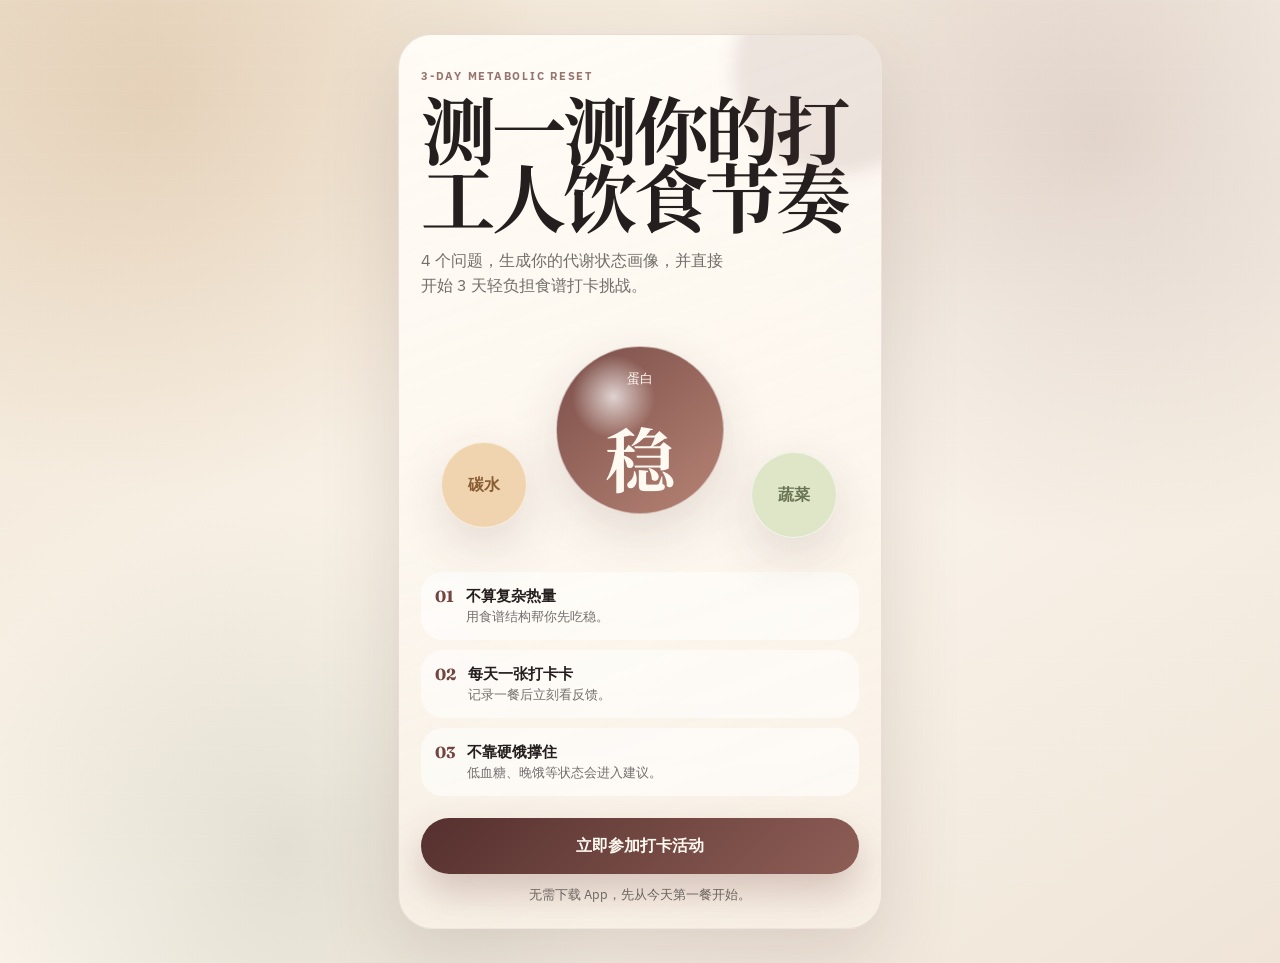
<file: index.html>
<!DOCTYPE html>
<html lang="zh-CN">
  <head>
    <meta charset="UTF-8" />
    <meta name="viewport" content="width=device-width, initial-scale=1.0" />
    <meta
      name="description"
      content="做一个 4 题代谢状态小测试，立即开始 3 天轻负担食谱打卡挑战。"
    />
    <title>3 天轻负担食谱打卡挑战</title>
    <link rel="preconnect" href="https://fonts.googleapis.com" />
    <link rel="preconnect" href="https://fonts.gstatic.com" crossorigin />
    <link
      href="https://fonts.googleapis.com/css2?family=Fraunces:opsz,wght@9..144,500;9..144,600;9..144,700&family=IBM+Plex+Sans:wght@400;500;600;700&family=Noto+Serif+SC:wght@500;600;700&display=swap"
      rel="stylesheet"
    />
    <link rel="stylesheet" href="./styles.css" />
  </head>
  <body>
    <main class="campaign-shell">
      <section class="campaign-screen is-active" data-screen="landing">
        <div class="ambient-card">
          <p class="eyebrow">3-Day Metabolic Reset</p>
          <h1>测一测你的打工人饮食节奏</h1>
          <p class="hero-copy">
            4 个问题，生成你的代谢状态画像，并直接开始 3 天轻负担食谱打卡挑战。
          </p>

          <div class="hero-visual" aria-hidden="true">
            <div class="plate plate--main">
              <span>蛋白</span>
              <strong>稳</strong>
            </div>
            <div class="plate plate--side">碳水</div>
            <div class="plate plate--accent">蔬菜</div>
          </div>

          <div class="benefit-grid">
            <article>
              <span>01</span>
              <strong>不算复杂热量</strong>
              <p>用食谱结构帮你先吃稳。</p>
            </article>
            <article>
              <span>02</span>
              <strong>每天一张打卡卡</strong>
              <p>记录一餐后立刻看反馈。</p>
            </article>
            <article>
              <span>03</span>
              <strong>不靠硬饿撑住</strong>
              <p>低血糖、晚饿等状态会进入建议。</p>
            </article>
          </div>

          <button class="primary-button" id="start-quiz" type="button">立即参加打卡活动</button>
          <p class="micro-note">无需下载 App，先从今天第一餐开始。</p>
        </div>
      </section>

      <section class="campaign-screen" data-screen="quiz">
        <div class="topbar">
          <button class="text-button" id="back-to-landing" type="button">返回</button>
          <span id="quiz-progress-text"></span>
        </div>

        <div class="progress-rail">
          <span id="quiz-progress-fill"></span>
        </div>

        <section class="question-card">
          <p class="eyebrow" id="question-kicker"></p>
          <h2 id="question-title"></h2>
          <div class="answer-list" id="answer-list"></div>
        </section>
      </section>

      <section class="campaign-screen" data-screen="result">
        <div class="result-card">
          <p class="eyebrow">你的测试结果</p>
          <h2 id="persona-title"></h2>
          <p class="persona-summary" id="persona-summary"></p>

          <div class="signal-list" id="signal-list"></div>

          <section class="challenge-card">
            <div>
              <p class="eyebrow">推荐挑战</p>
              <h3 id="challenge-title"></h3>
              <p id="challenge-copy"></p>
            </div>
            <div class="challenge-days">
              <span>Day 1</span>
              <span>Day 2</span>
              <span>Day 3</span>
            </div>
          </section>

          <button class="primary-button" id="enter-checkin" type="button">开始第一天打卡</button>
          <button class="secondary-button" id="retake-quiz" type="button">重新测试</button>
        </div>
      </section>

      <section class="campaign-screen" data-screen="checkin">
        <div class="topbar">
          <button class="text-button" id="back-to-result" type="button">查看结果</button>
          <span>Day 1 / 3</span>
        </div>

        <section class="checkin-hero">
          <p class="eyebrow">今日打卡</p>
          <h2>先完成第一餐记录</h2>
          <p id="checkin-tip"></p>
        </section>

        <section class="recipe-card">
          <div class="recipe-head">
            <div>
              <p class="eyebrow">今天建议结构</p>
              <h3 id="recipe-title"></h3>
            </div>
            <span id="recipe-goal"></span>
          </div>
          <div class="macro-grid" id="macro-grid"></div>
        </section>

        <section class="checkin-card">
          <div class="section-title-row">
            <h3>选择你刚吃的这一餐</h3>
          </div>
          <div class="meal-choice-list" id="meal-choice-list"></div>
        </section>

        <section class="feedback-card" id="instant-feedback" hidden>
          <p class="eyebrow">即时反馈</p>
          <h3 id="feedback-title"></h3>
          <p id="feedback-copy"></p>
          <div class="mini-progress-list" id="feedback-progress"></div>
          <button class="primary-button" id="finish-day-one" type="button">完成今日第一餐打卡</button>
        </section>
      </section>
    </main>

    <script type="module" src="./script.js"></script>
  </body>
</html>
</file>
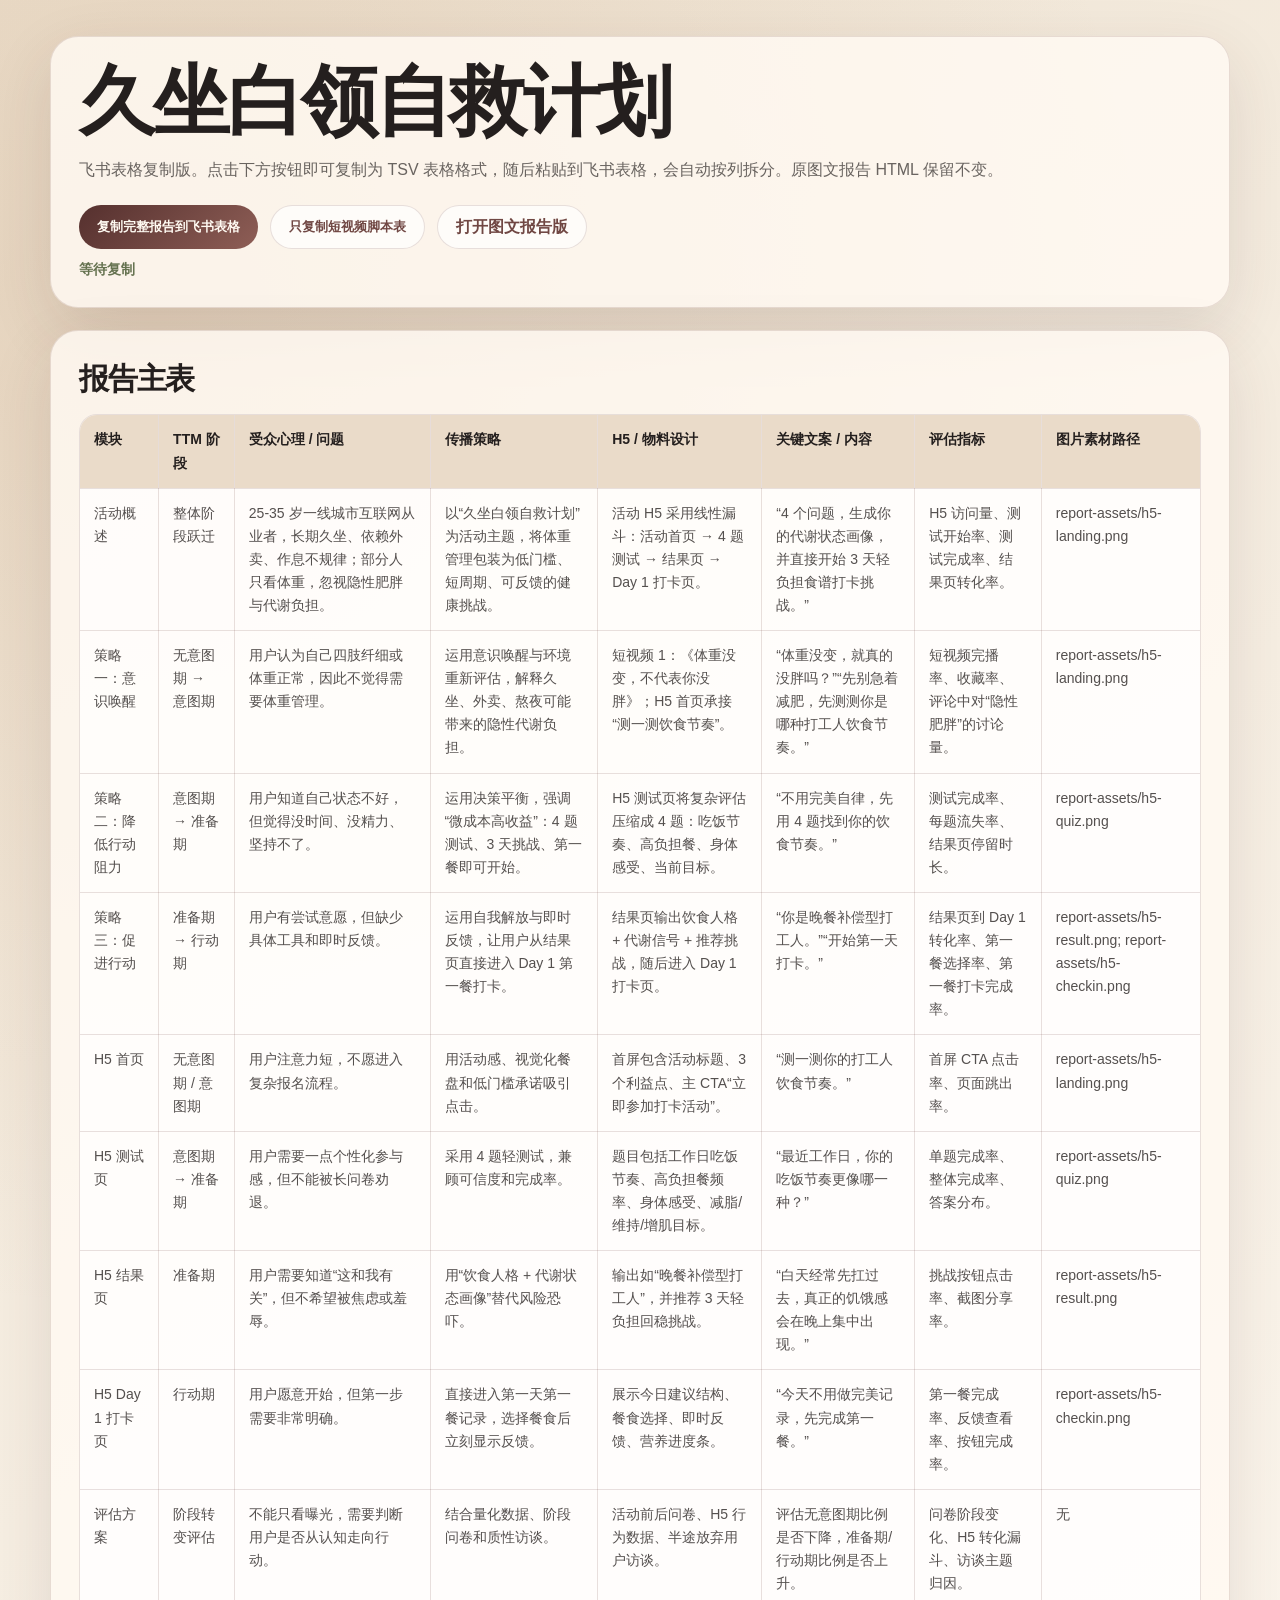
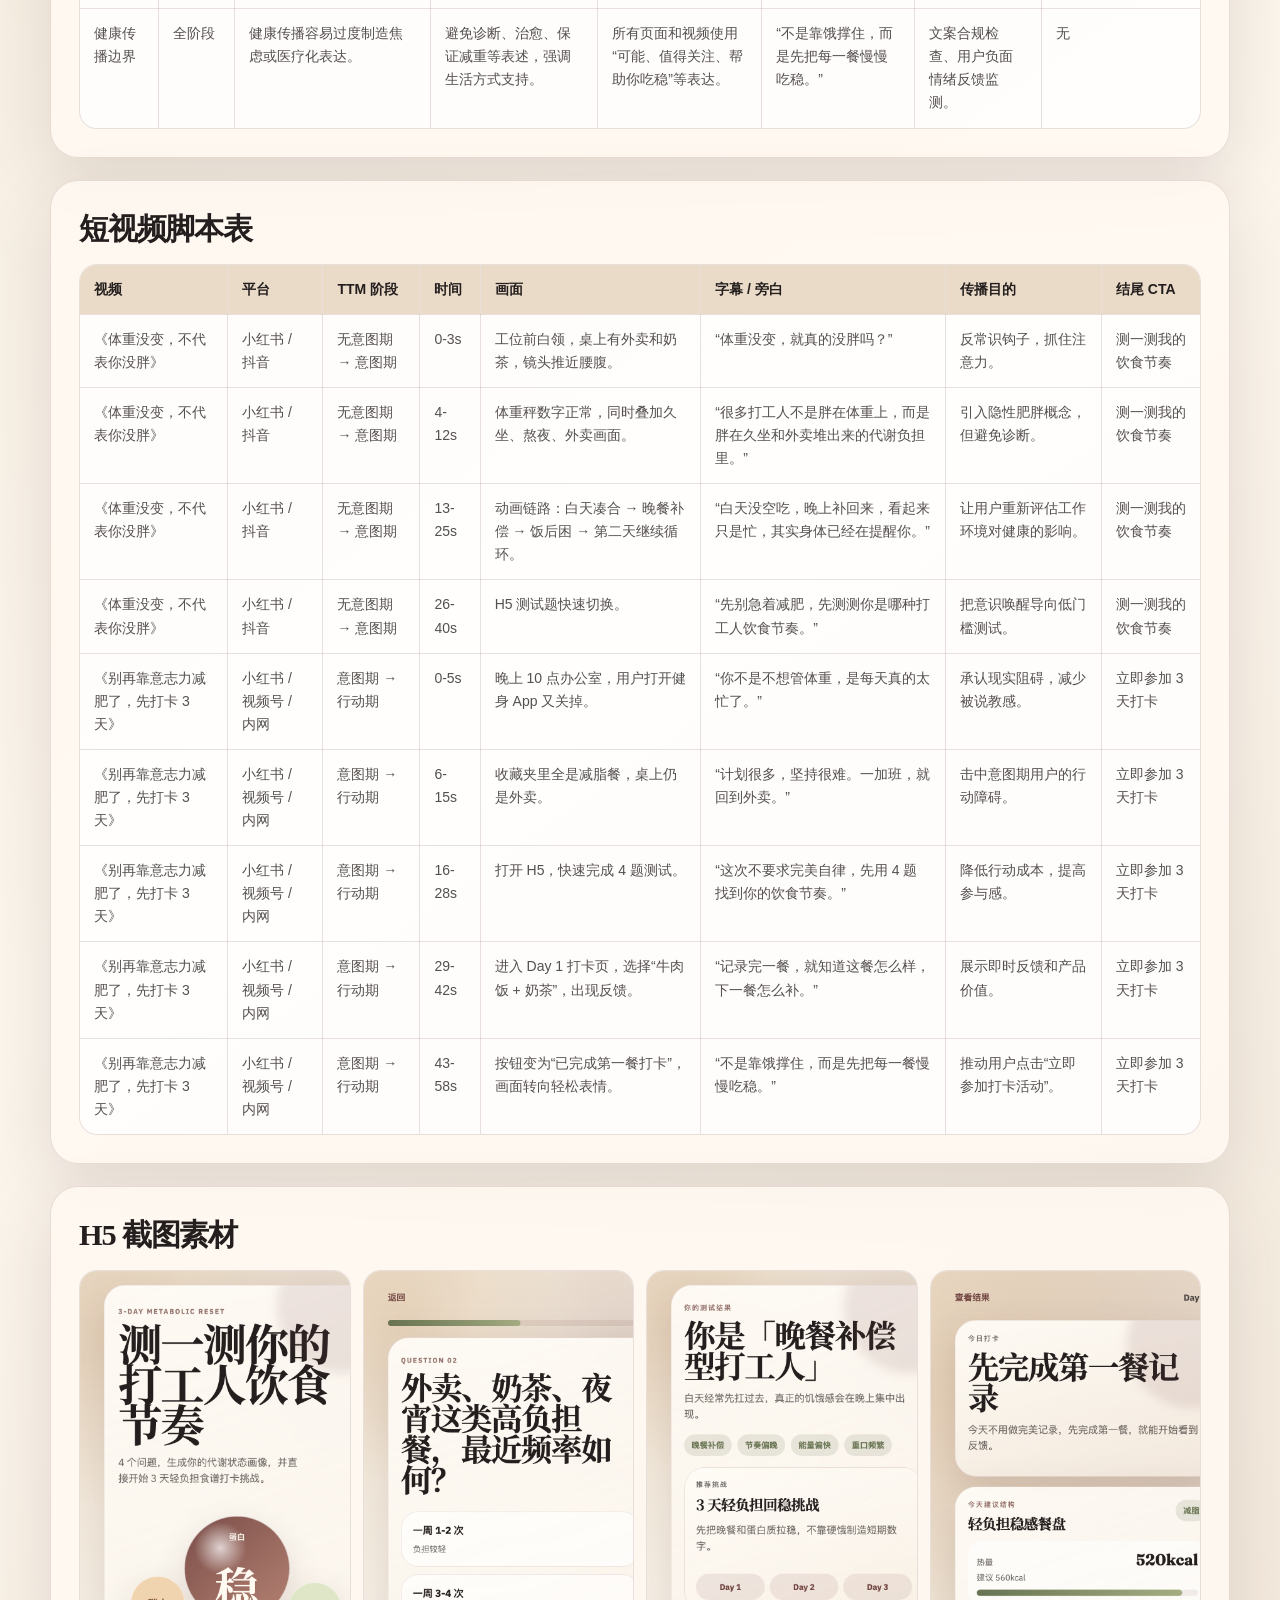
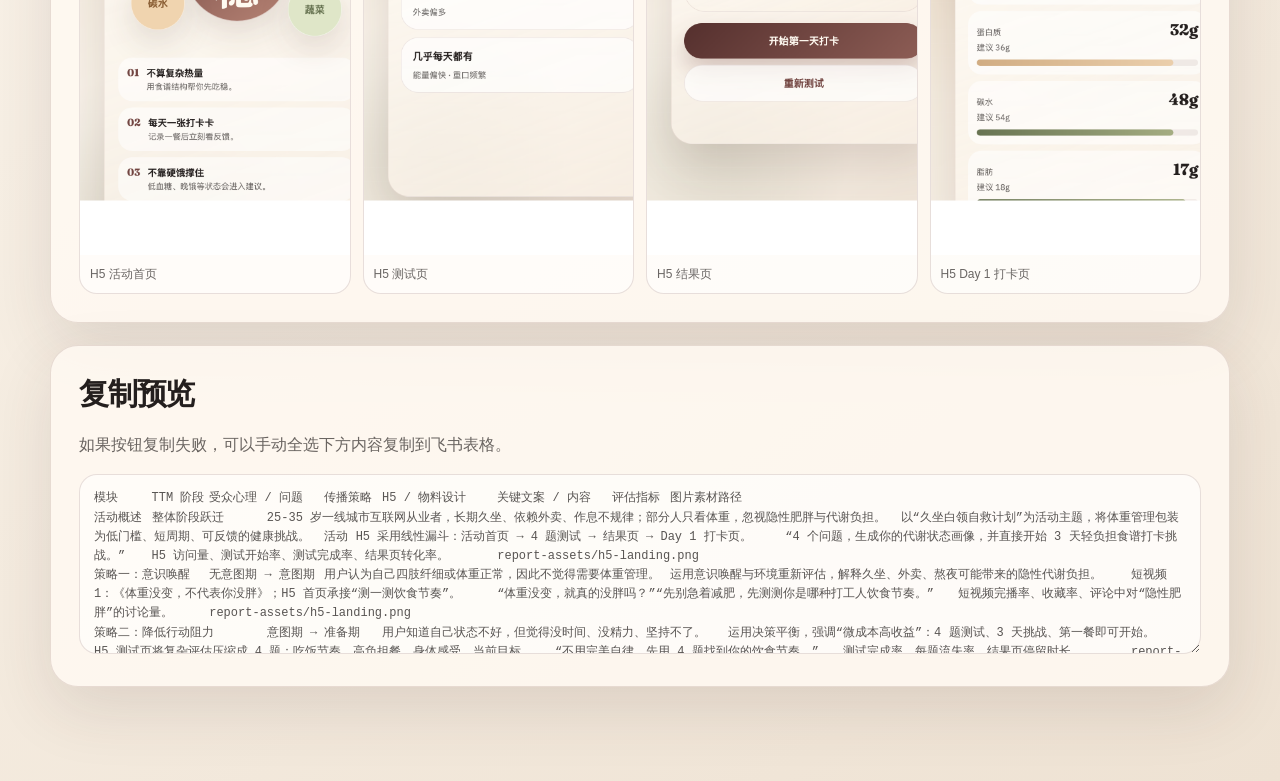
<file: report-feishu.html>
<!DOCTYPE html>
<html lang="zh-CN">
  <head>
    <meta charset="UTF-8" />
    <meta name="viewport" content="width=device-width, initial-scale=1.0" />
    <title>久坐白领自救计划｜飞书表格复制版</title>
    <style>
      :root {
        --paper: #f7efe3;
        --ink: #241f1e;
        --muted: rgba(36, 31, 30, 0.68);
        --rose: #704743;
        --olive: #657250;
        --cream: #fffaf2;
        --line: rgba(112, 71, 67, 0.16);
        --shadow: 0 22px 64px rgba(68, 45, 39, 0.12);
      }

      * {
        box-sizing: border-box;
      }

      body {
        margin: 0;
        color: var(--ink);
        font-family: "PingFang SC", "Hiragino Sans GB", "Microsoft YaHei", sans-serif;
        background:
          radial-gradient(circle at 12% 8%, rgba(180, 130, 80, 0.2), transparent 26%),
          linear-gradient(145deg, #efe4d4 0%, #fbf5ec 54%, #eee2d3 100%);
      }

      .page {
        width: min(1180px, calc(100% - 32px));
        margin: 0 auto;
        padding: 36px 0 72px;
      }

      header,
      section {
        margin-bottom: 22px;
        padding: 28px;
        border: 1px solid var(--line);
        border-radius: 28px;
        background: rgba(255, 250, 242, 0.84);
        box-shadow: var(--shadow);
      }

      h1,
      h2 {
        margin: 0;
        letter-spacing: -0.04em;
        font-family: "Songti SC", "STSong", serif;
      }

      h1 {
        font-size: clamp(2.4rem, 7vw, 4.8rem);
        line-height: 0.98;
      }

      h2 {
        margin-bottom: 14px;
        font-size: 1.9rem;
      }

      p {
        color: var(--muted);
        line-height: 1.7;
      }

      .toolbar {
        display: flex;
        flex-wrap: wrap;
        gap: 12px;
        margin-top: 22px;
      }

      button,
      a.button {
        display: inline-flex;
        align-items: center;
        justify-content: center;
        min-height: 44px;
        padding: 0 18px;
        border: 0;
        border-radius: 999px;
        color: #fffaf2;
        background: linear-gradient(135deg, #55302e, #8e5e56);
        font-weight: 700;
        text-decoration: none;
        cursor: pointer;
      }

      button.secondary,
      a.button.secondary {
        color: var(--rose);
        background: rgba(255, 255, 255, 0.7);
        border: 1px solid var(--line);
      }

      .hint {
        margin-top: 12px;
        color: var(--olive);
        font-size: 14px;
        font-weight: 700;
      }

      .table-wrap {
        overflow: auto;
        border: 1px solid var(--line);
        border-radius: 18px;
        background: rgba(255, 255, 255, 0.58);
      }

      table {
        width: 100%;
        min-width: 1080px;
        border-collapse: collapse;
      }

      th,
      td {
        padding: 13px 14px;
        border-right: 1px solid var(--line);
        border-bottom: 1px solid var(--line);
        vertical-align: top;
        text-align: left;
        font-size: 14px;
        line-height: 1.65;
      }

      th {
        position: sticky;
        top: 0;
        z-index: 1;
        color: var(--ink);
        background: #eadbc9;
        font-weight: 800;
      }

      td {
        color: rgba(36, 31, 30, 0.78);
        background: rgba(255, 255, 255, 0.36);
      }

      tr:last-child td {
        border-bottom: 0;
      }

      th:last-child,
      td:last-child {
        border-right: 0;
      }

      .copy-box {
        width: 100%;
        min-height: 180px;
        padding: 14px;
        border: 1px solid var(--line);
        border-radius: 18px;
        color: rgba(36, 31, 30, 0.76);
        background: rgba(255, 255, 255, 0.58);
        font-family: ui-monospace, SFMono-Regular, Menlo, Monaco, Consolas, monospace;
        font-size: 12px;
        line-height: 1.6;
      }

      .image-grid {
        display: grid;
        grid-template-columns: repeat(4, minmax(0, 1fr));
        gap: 12px;
      }

      .image-grid figure {
        margin: 0;
        overflow: hidden;
        border: 1px solid var(--line);
        border-radius: 18px;
        background: rgba(255, 255, 255, 0.6);
      }

      .image-grid img {
        display: block;
        width: 100%;
      }

      .image-grid figcaption {
        padding: 10px;
        color: var(--muted);
        font-size: 12px;
        line-height: 1.5;
      }

      @media (max-width: 900px) {
        .image-grid {
          grid-template-columns: repeat(2, minmax(0, 1fr));
        }
      }
    </style>
  </head>
  <body>
    <main class="page">
      <header>
        <h1>久坐白领自救计划</h1>
        <p>
          飞书表格复制版。点击下方按钮即可复制为 TSV 表格格式，随后粘贴到飞书表格，会自动按列拆分。原图文报告 HTML 保留不变。
        </p>
        <div class="toolbar">
          <button id="copy-main" type="button">复制完整报告到飞书表格</button>
          <button class="secondary" id="copy-scripts" type="button">只复制短视频脚本表</button>
          <a class="button secondary" href="./久坐白领自救计划-健康传播报告.html" target="_blank">打开图文报告版</a>
        </div>
        <div class="hint" id="copy-status">等待复制</div>
      </header>

      <section>
        <h2>报告主表</h2>
        <div class="table-wrap">
          <table id="main-table">
            <thead>
              <tr>
                <th>模块</th>
                <th>TTM 阶段</th>
                <th>受众心理 / 问题</th>
                <th>传播策略</th>
                <th>H5 / 物料设计</th>
                <th>关键文案 / 内容</th>
                <th>评估指标</th>
                <th>图片素材路径</th>
              </tr>
            </thead>
            <tbody>
              <tr>
                <td>活动概述</td>
                <td>整体阶段跃迁</td>
                <td>25-35 岁一线城市互联网从业者，长期久坐、依赖外卖、作息不规律；部分人只看体重，忽视隐性肥胖与代谢负担。</td>
                <td>以“久坐白领自救计划”为活动主题，将体重管理包装为低门槛、短周期、可反馈的健康挑战。</td>
                <td>活动 H5 采用线性漏斗：活动首页 → 4 题测试 → 结果页 → Day 1 打卡页。</td>
                <td>“4 个问题，生成你的代谢状态画像，并直接开始 3 天轻负担食谱打卡挑战。”</td>
                <td>H5 访问量、测试开始率、测试完成率、结果页转化率。</td>
                <td>report-assets/h5-landing.png</td>
              </tr>
              <tr>
                <td>策略一：意识唤醒</td>
                <td>无意图期 → 意图期</td>
                <td>用户认为自己四肢纤细或体重正常，因此不觉得需要体重管理。</td>
                <td>运用意识唤醒与环境重新评估，解释久坐、外卖、熬夜可能带来的隐性代谢负担。</td>
                <td>短视频 1：《体重没变，不代表你没胖》；H5 首页承接“测一测饮食节奏”。</td>
                <td>“体重没变，就真的没胖吗？”“先别急着减肥，先测测你是哪种打工人饮食节奏。”</td>
                <td>短视频完播率、收藏率、评论中对“隐性肥胖”的讨论量。</td>
                <td>report-assets/h5-landing.png</td>
              </tr>
              <tr>
                <td>策略二：降低行动阻力</td>
                <td>意图期 → 准备期</td>
                <td>用户知道自己状态不好，但觉得没时间、没精力、坚持不了。</td>
                <td>运用决策平衡，强调“微成本高收益”：4 题测试、3 天挑战、第一餐即可开始。</td>
                <td>H5 测试页将复杂评估压缩成 4 题：吃饭节奏、高负担餐、身体感受、当前目标。</td>
                <td>“不用完美自律，先用 4 题找到你的饮食节奏。”</td>
                <td>测试完成率、每题流失率、结果页停留时长。</td>
                <td>report-assets/h5-quiz.png</td>
              </tr>
              <tr>
                <td>策略三：促进行动</td>
                <td>准备期 → 行动期</td>
                <td>用户有尝试意愿，但缺少具体工具和即时反馈。</td>
                <td>运用自我解放与即时反馈，让用户从结果页直接进入 Day 1 第一餐打卡。</td>
                <td>结果页输出饮食人格 + 代谢信号 + 推荐挑战，随后进入 Day 1 打卡页。</td>
                <td>“你是晚餐补偿型打工人。”“开始第一天打卡。”</td>
                <td>结果页到 Day 1 转化率、第一餐选择率、第一餐打卡完成率。</td>
                <td>report-assets/h5-result.png; report-assets/h5-checkin.png</td>
              </tr>
              <tr>
                <td>H5 首页</td>
                <td>无意图期 / 意图期</td>
                <td>用户注意力短，不愿进入复杂报名流程。</td>
                <td>用活动感、视觉化餐盘和低门槛承诺吸引点击。</td>
                <td>首屏包含活动标题、3 个利益点、主 CTA“立即参加打卡活动”。</td>
                <td>“测一测你的打工人饮食节奏。”</td>
                <td>首屏 CTA 点击率、页面跳出率。</td>
                <td>report-assets/h5-landing.png</td>
              </tr>
              <tr>
                <td>H5 测试页</td>
                <td>意图期 → 准备期</td>
                <td>用户需要一点个性化参与感，但不能被长问卷劝退。</td>
                <td>采用 4 题轻测试，兼顾可信度和完成率。</td>
                <td>题目包括工作日吃饭节奏、高负担餐频率、身体感受、减脂/维持/增肌目标。</td>
                <td>“最近工作日，你的吃饭节奏更像哪一种？”</td>
                <td>单题完成率、整体完成率、答案分布。</td>
                <td>report-assets/h5-quiz.png</td>
              </tr>
              <tr>
                <td>H5 结果页</td>
                <td>准备期</td>
                <td>用户需要知道“这和我有关”，但不希望被焦虑或羞辱。</td>
                <td>用“饮食人格 + 代谢状态画像”替代风险恐吓。</td>
                <td>输出如“晚餐补偿型打工人”，并推荐 3 天轻负担回稳挑战。</td>
                <td>“白天经常先扛过去，真正的饥饿感会在晚上集中出现。”</td>
                <td>挑战按钮点击率、截图分享率。</td>
                <td>report-assets/h5-result.png</td>
              </tr>
              <tr>
                <td>H5 Day 1 打卡页</td>
                <td>行动期</td>
                <td>用户愿意开始，但第一步需要非常明确。</td>
                <td>直接进入第一天第一餐记录，选择餐食后立刻显示反馈。</td>
                <td>展示今日建议结构、餐食选择、即时反馈、营养进度条。</td>
                <td>“今天不用做完美记录，先完成第一餐。”</td>
                <td>第一餐完成率、反馈查看率、按钮完成率。</td>
                <td>report-assets/h5-checkin.png</td>
              </tr>
              <tr>
                <td>评估方案</td>
                <td>阶段转变评估</td>
                <td>不能只看曝光，需要判断用户是否从认知走向行动。</td>
                <td>结合量化数据、阶段问卷和质性访谈。</td>
                <td>活动前后问卷、H5 行为数据、半途放弃用户访谈。</td>
                <td>评估无意图期比例是否下降，准备期/行动期比例是否上升。</td>
                <td>问卷阶段变化、H5 转化漏斗、访谈主题归因。</td>
                <td>无</td>
              </tr>
              <tr>
                <td>健康传播边界</td>
                <td>全阶段</td>
                <td>健康传播容易过度制造焦虑或医疗化表达。</td>
                <td>避免诊断、治愈、保证减重等表述，强调生活方式支持。</td>
                <td>所有页面和视频使用“可能、值得关注、帮助你吃稳”等表达。</td>
                <td>“不是靠饿撑住，而是先把每一餐慢慢吃稳。”</td>
                <td>文案合规检查、用户负面情绪反馈监测。</td>
                <td>无</td>
              </tr>
            </tbody>
          </table>
        </div>
      </section>

      <section>
        <h2>短视频脚本表</h2>
        <div class="table-wrap">
          <table id="script-table">
            <thead>
              <tr>
                <th>视频</th>
                <th>平台</th>
                <th>TTM 阶段</th>
                <th>时间</th>
                <th>画面</th>
                <th>字幕 / 旁白</th>
                <th>传播目的</th>
                <th>结尾 CTA</th>
              </tr>
            </thead>
            <tbody>
              <tr>
                <td>《体重没变，不代表你没胖》</td>
                <td>小红书 / 抖音</td>
                <td>无意图期 → 意图期</td>
                <td>0-3s</td>
                <td>工位前白领，桌上有外卖和奶茶，镜头推近腰腹。</td>
                <td>“体重没变，就真的没胖吗？”</td>
                <td>反常识钩子，抓住注意力。</td>
                <td>测一测我的饮食节奏</td>
              </tr>
              <tr>
                <td>《体重没变，不代表你没胖》</td>
                <td>小红书 / 抖音</td>
                <td>无意图期 → 意图期</td>
                <td>4-12s</td>
                <td>体重秤数字正常，同时叠加久坐、熬夜、外卖画面。</td>
                <td>“很多打工人不是胖在体重上，而是胖在久坐和外卖堆出来的代谢负担里。”</td>
                <td>引入隐性肥胖概念，但避免诊断。</td>
                <td>测一测我的饮食节奏</td>
              </tr>
              <tr>
                <td>《体重没变，不代表你没胖》</td>
                <td>小红书 / 抖音</td>
                <td>无意图期 → 意图期</td>
                <td>13-25s</td>
                <td>动画链路：白天凑合 → 晚餐补偿 → 饭后困 → 第二天继续循环。</td>
                <td>“白天没空吃，晚上补回来，看起来只是忙，其实身体已经在提醒你。”</td>
                <td>让用户重新评估工作环境对健康的影响。</td>
                <td>测一测我的饮食节奏</td>
              </tr>
              <tr>
                <td>《体重没变，不代表你没胖》</td>
                <td>小红书 / 抖音</td>
                <td>无意图期 → 意图期</td>
                <td>26-40s</td>
                <td>H5 测试题快速切换。</td>
                <td>“先别急着减肥，先测测你是哪种打工人饮食节奏。”</td>
                <td>把意识唤醒导向低门槛测试。</td>
                <td>测一测我的饮食节奏</td>
              </tr>
              <tr>
                <td>《别再靠意志力减肥了，先打卡 3 天》</td>
                <td>小红书 / 视频号 / 内网</td>
                <td>意图期 → 行动期</td>
                <td>0-5s</td>
                <td>晚上 10 点办公室，用户打开健身 App 又关掉。</td>
                <td>“你不是不想管体重，是每天真的太忙了。”</td>
                <td>承认现实阻碍，减少被说教感。</td>
                <td>立即参加 3 天打卡</td>
              </tr>
              <tr>
                <td>《别再靠意志力减肥了，先打卡 3 天》</td>
                <td>小红书 / 视频号 / 内网</td>
                <td>意图期 → 行动期</td>
                <td>6-15s</td>
                <td>收藏夹里全是减脂餐，桌上仍是外卖。</td>
                <td>“计划很多，坚持很难。一加班，就回到外卖。”</td>
                <td>击中意图期用户的行动障碍。</td>
                <td>立即参加 3 天打卡</td>
              </tr>
              <tr>
                <td>《别再靠意志力减肥了，先打卡 3 天》</td>
                <td>小红书 / 视频号 / 内网</td>
                <td>意图期 → 行动期</td>
                <td>16-28s</td>
                <td>打开 H5，快速完成 4 题测试。</td>
                <td>“这次不要求完美自律，先用 4 题找到你的饮食节奏。”</td>
                <td>降低行动成本，提高参与感。</td>
                <td>立即参加 3 天打卡</td>
              </tr>
              <tr>
                <td>《别再靠意志力减肥了，先打卡 3 天》</td>
                <td>小红书 / 视频号 / 内网</td>
                <td>意图期 → 行动期</td>
                <td>29-42s</td>
                <td>进入 Day 1 打卡页，选择“牛肉饭 + 奶茶”，出现反馈。</td>
                <td>“记录完一餐，就知道这餐怎么样，下一餐怎么补。”</td>
                <td>展示即时反馈和产品价值。</td>
                <td>立即参加 3 天打卡</td>
              </tr>
              <tr>
                <td>《别再靠意志力减肥了，先打卡 3 天》</td>
                <td>小红书 / 视频号 / 内网</td>
                <td>意图期 → 行动期</td>
                <td>43-58s</td>
                <td>按钮变为“已完成第一餐打卡”，画面转向轻松表情。</td>
                <td>“不是靠饿撑住，而是先把每一餐慢慢吃稳。”</td>
                <td>推动用户点击“立即参加打卡活动”。</td>
                <td>立即参加 3 天打卡</td>
              </tr>
            </tbody>
          </table>
        </div>
      </section>

      <section>
        <h2>H5 截图素材</h2>
        <div class="image-grid">
          <figure>
            <img src="report-assets/h5-landing.png" alt="H5 活动首页" />
            <figcaption>H5 活动首页</figcaption>
          </figure>
          <figure>
            <img src="report-assets/h5-quiz.png" alt="H5 测试页" />
            <figcaption>H5 测试页</figcaption>
          </figure>
          <figure>
            <img src="report-assets/h5-result.png" alt="H5 结果页" />
            <figcaption>H5 结果页</figcaption>
          </figure>
          <figure>
            <img src="report-assets/h5-checkin.png" alt="H5 打卡页" />
            <figcaption>H5 Day 1 打卡页</figcaption>
          </figure>
        </div>
      </section>

      <section>
        <h2>复制预览</h2>
        <p>如果按钮复制失败，可以手动全选下方内容复制到飞书表格。</p>
        <textarea class="copy-box" id="copy-box" readonly></textarea>
      </section>
    </main>

    <script>
      function tableToTsv(table) {
        return Array.from(table.querySelectorAll("tr"))
          .map((row) =>
            Array.from(row.children)
              .map((cell) => cell.innerText.replace(/\s+/g, " ").trim())
              .join("\t")
          )
          .join("\n");
      }

      function buildMainTsv() {
        return tableToTsv(document.querySelector("#main-table"));
      }

      function buildScriptsTsv() {
        return tableToTsv(document.querySelector("#script-table"));
      }

      async function copyText(text, label) {
        document.querySelector("#copy-box").value = text;
        try {
          await navigator.clipboard.writeText(text);
          document.querySelector("#copy-status").textContent = `${label}已复制，可以直接粘贴到飞书表格。`;
        } catch (error) {
          document.querySelector("#copy-box").select();
          document.execCommand("copy");
          document.querySelector("#copy-status").textContent = `${label}已放入下方文本框，请手动复制或直接粘贴。`;
        }
      }

      document.querySelector("#copy-main").addEventListener("click", () => {
        copyText(buildMainTsv(), "完整报告主表");
      });

      document.querySelector("#copy-scripts").addEventListener("click", () => {
        copyText(buildScriptsTsv(), "短视频脚本表");
      });

      document.querySelector("#copy-box").value = buildMainTsv();
    </script>
  </body>
</html>
</file>
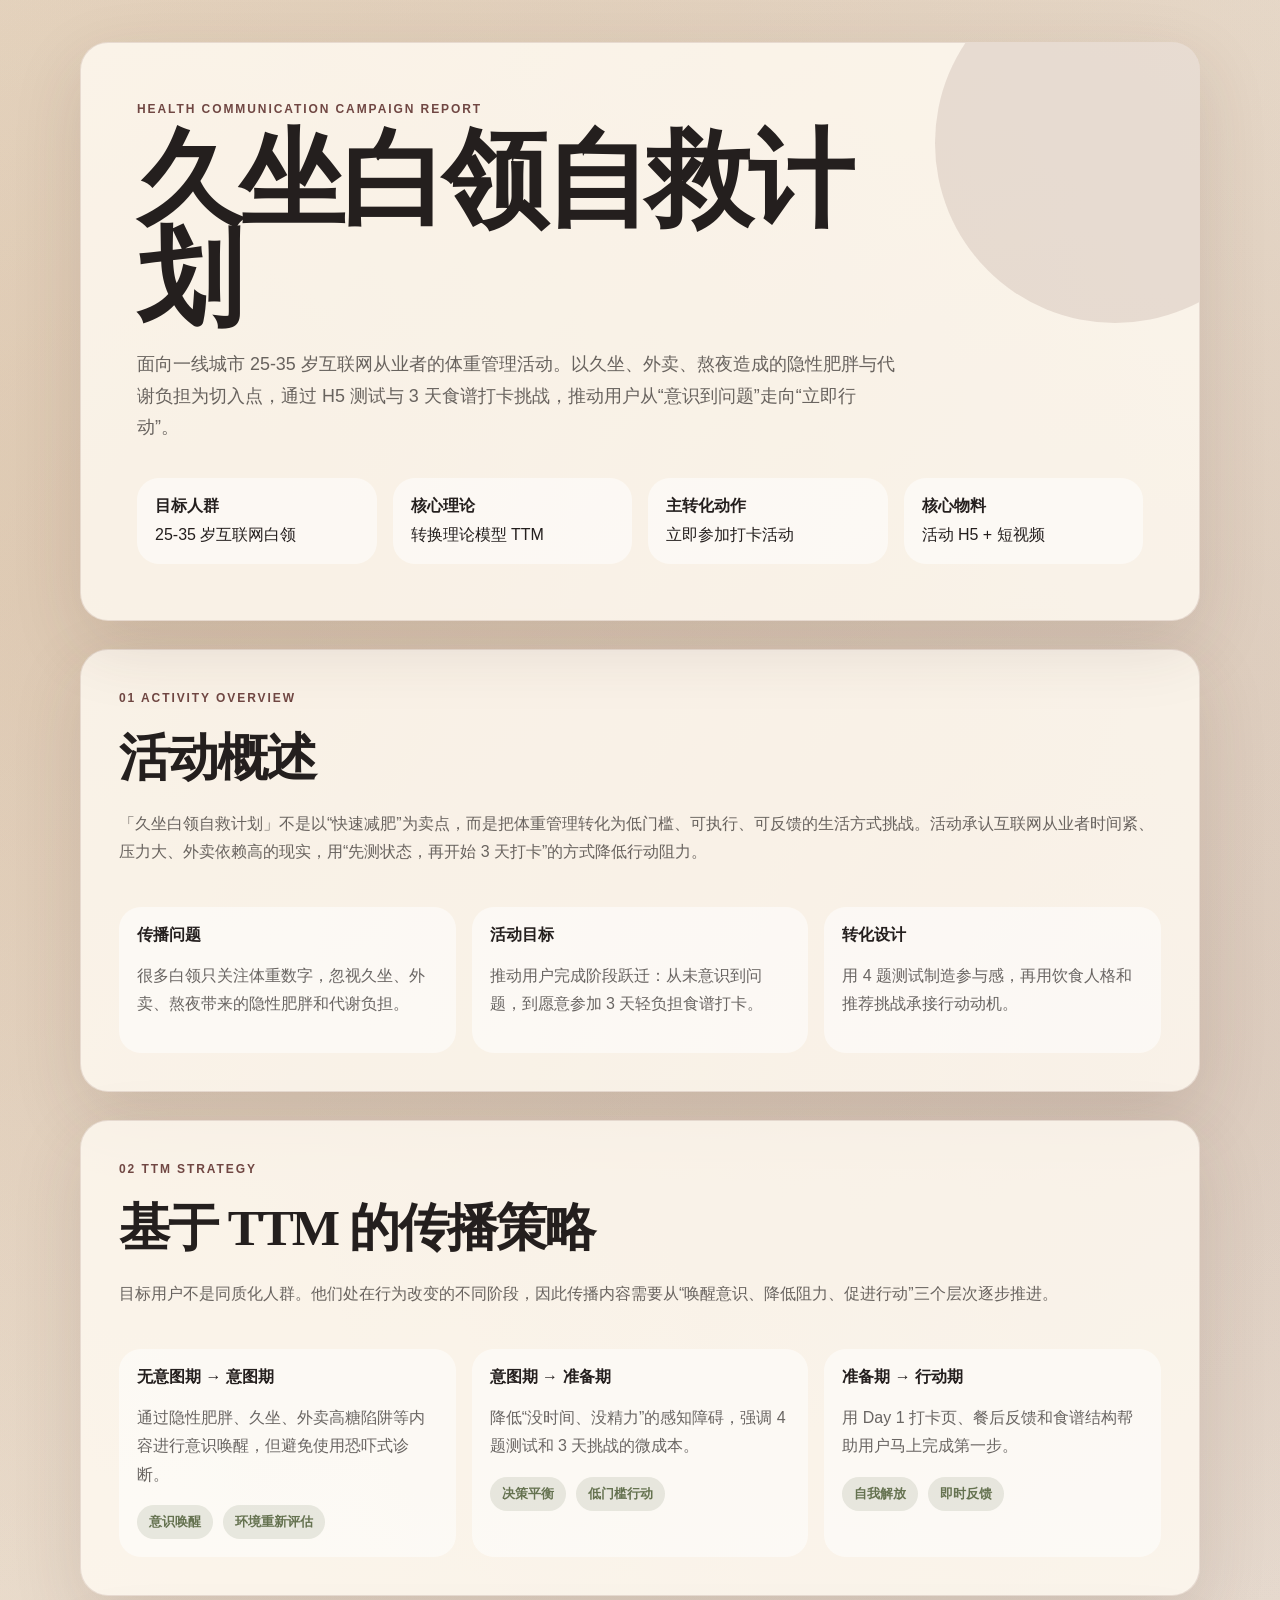
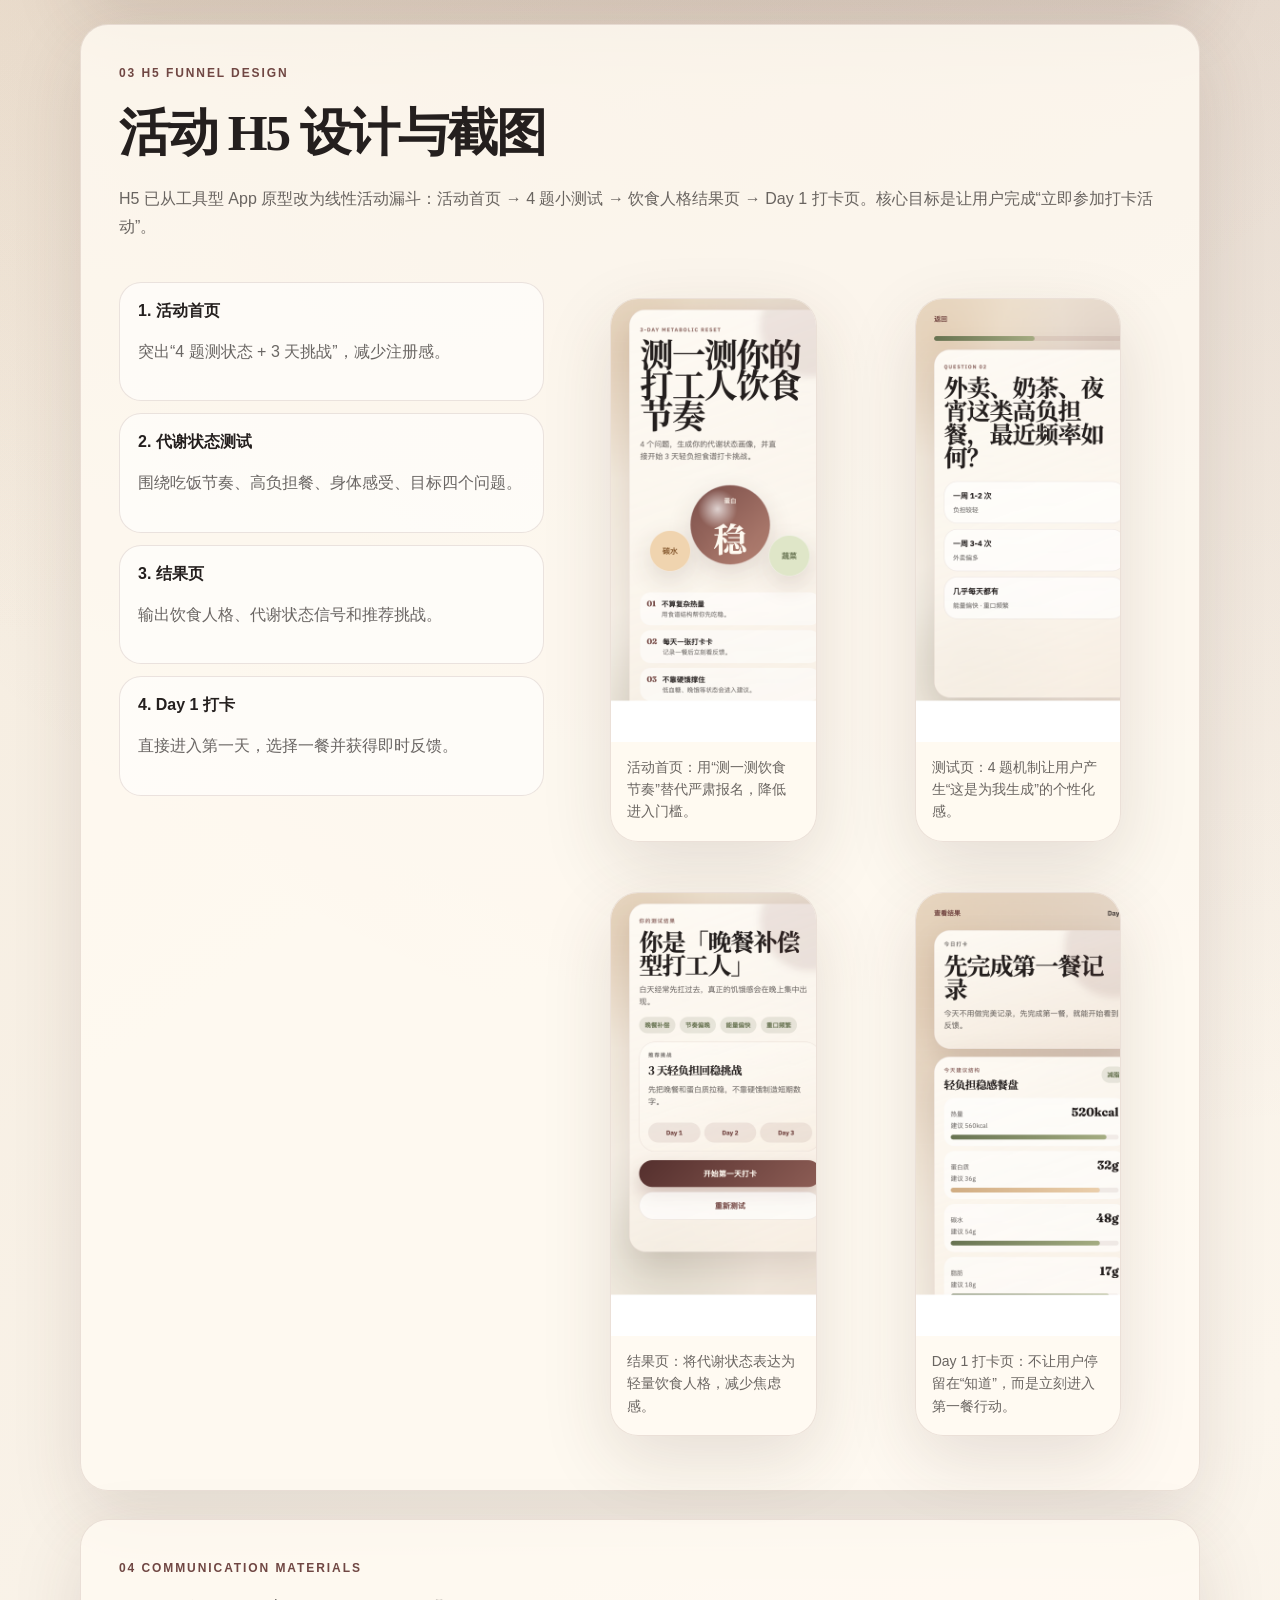
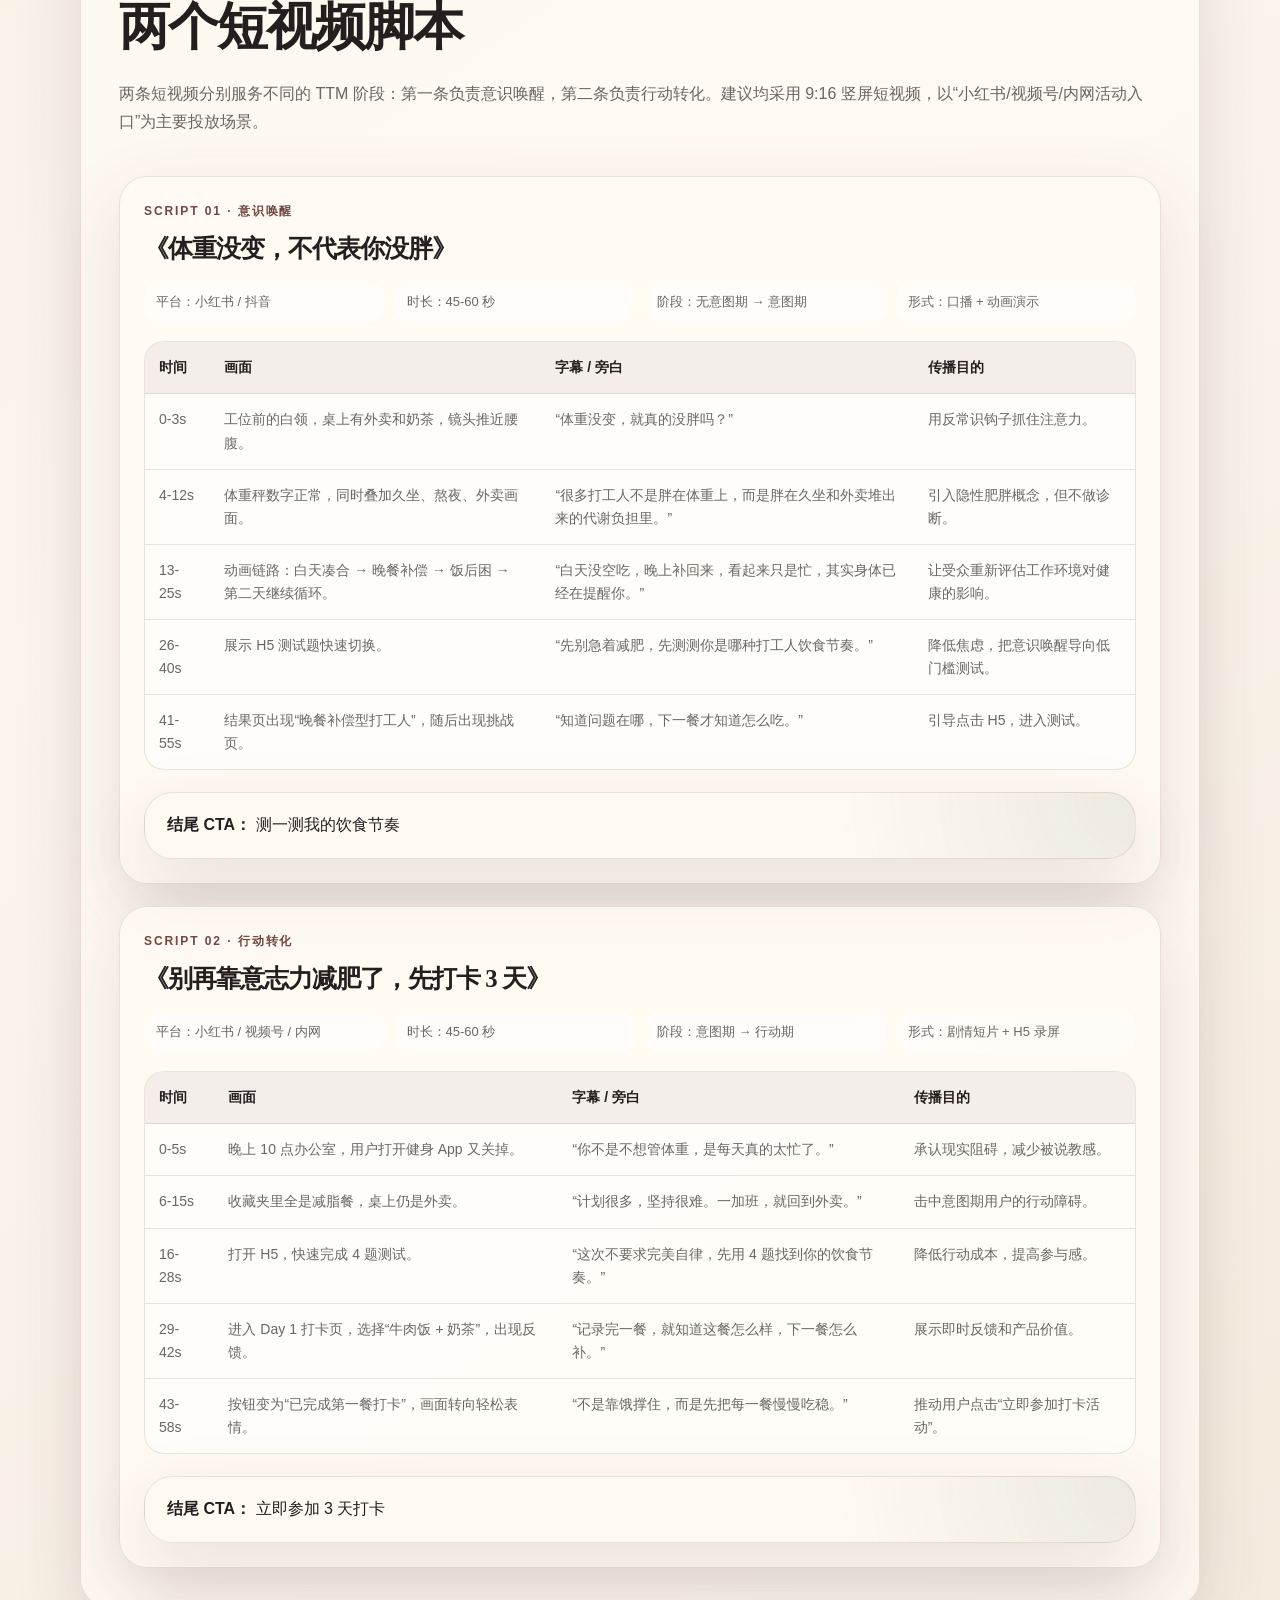
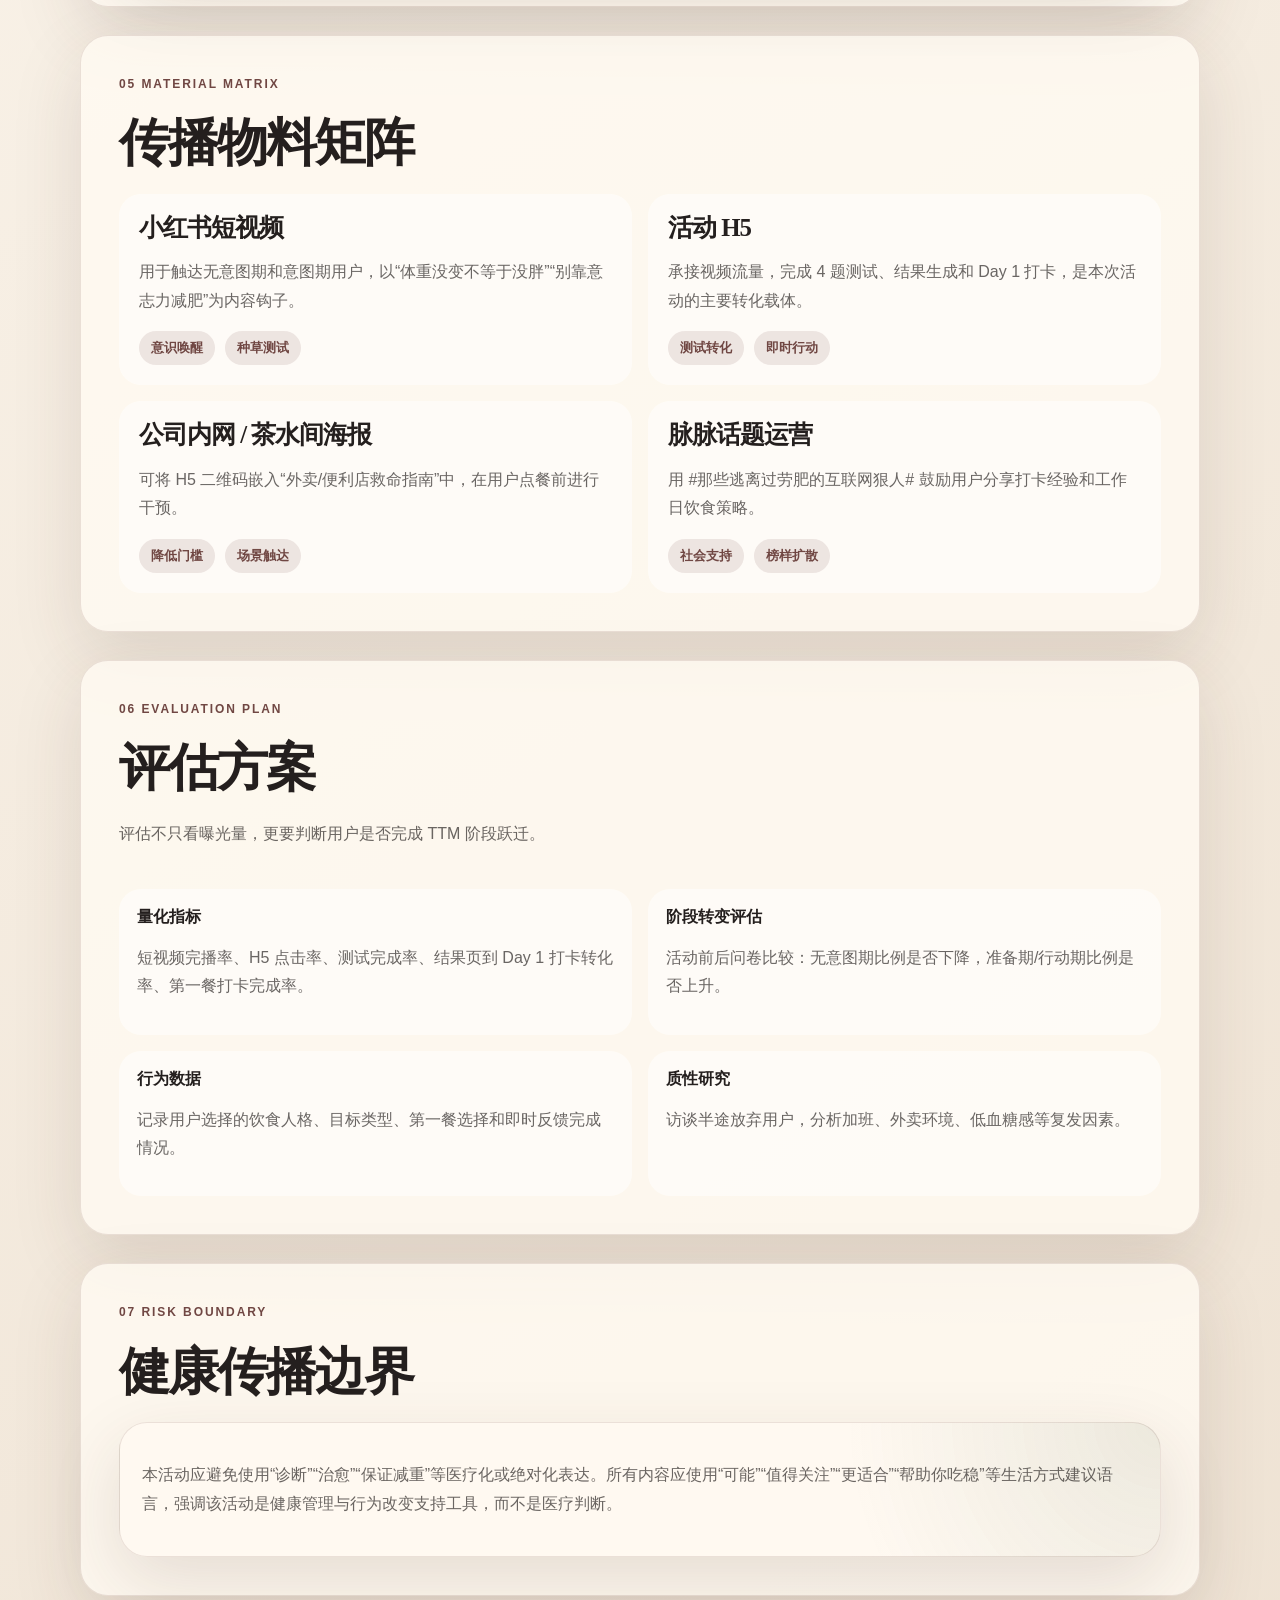
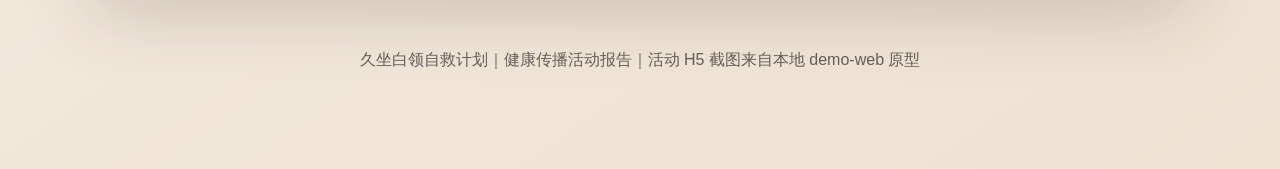
<file: report.html>
<!DOCTYPE html>
<html lang="zh-CN">
  <head>
    <meta charset="UTF-8" />
    <meta name="viewport" content="width=device-width, initial-scale=1.0" />
    <title>久坐白领自救计划｜健康传播活动报告</title>
    <style>
      :root {
        --paper: #f7efe3;
        --paper-2: #efe2d0;
        --ink: #241f1e;
        --muted: rgba(36, 31, 30, 0.68);
        --rose: #704743;
        --rose-dark: #4d2e2c;
        --olive: #657250;
        --amber: #b48250;
        --cream: #fffaf2;
        --line: rgba(112, 71, 67, 0.14);
        --shadow: 0 24px 70px rgba(68, 45, 39, 0.13);
        --radius: 28px;
        --font-title: "Songti SC", "Noto Serif SC", "STSong", serif;
        --font-body: "PingFang SC", "Hiragino Sans GB", "Microsoft YaHei", sans-serif;
      }

      * {
        box-sizing: border-box;
      }

      html {
        background: #eadfce;
      }

      body {
        margin: 0;
        color: var(--ink);
        font-family: var(--font-body);
        background:
          radial-gradient(circle at 12% 8%, rgba(180, 130, 80, 0.24), transparent 28%),
          radial-gradient(circle at 88% 16%, rgba(112, 71, 67, 0.18), transparent 30%),
          linear-gradient(145deg, #efe4d4 0%, #fbf5ec 52%, #eee2d3 100%);
      }

      .report {
        width: min(1120px, calc(100% - 32px));
        margin: 0 auto;
        padding: 42px 0 72px;
      }

      .cover,
      .section,
      .callout,
      .shot-card,
      .script-card {
        border: 1px solid var(--line);
        background: rgba(255, 250, 242, 0.82);
        border-radius: var(--radius);
        box-shadow: var(--shadow);
      }

      .cover {
        position: relative;
        overflow: hidden;
        min-height: 520px;
        padding: 56px;
        display: grid;
        align-items: end;
      }

      .cover::before {
        content: "";
        position: absolute;
        width: 360px;
        height: 360px;
        right: -96px;
        top: -80px;
        border-radius: 999px;
        background: rgba(112, 71, 67, 0.14);
      }

      .eyebrow {
        margin: 0 0 12px;
        color: var(--rose);
        font-size: 12px;
        font-weight: 700;
        letter-spacing: 0.16em;
        text-transform: uppercase;
      }

      h1,
      h2,
      h3 {
        margin: 0;
        font-family: var(--font-title);
        letter-spacing: -0.04em;
      }

      h1 {
        max-width: 780px;
        font-size: clamp(3.2rem, 9vw, 6.6rem);
        line-height: 0.92;
      }

      h2 {
        font-size: clamp(2rem, 5vw, 3.2rem);
        line-height: 1.02;
      }

      h3 {
        font-size: 1.55rem;
        line-height: 1.15;
      }

      p {
        color: var(--muted);
        line-height: 1.78;
      }

      .subtitle {
        max-width: 760px;
        margin: 22px 0 0;
        font-size: 1.12rem;
      }

      .meta-grid,
      .overview-grid,
      .ttm-grid,
      .material-grid,
      .eval-grid {
        display: grid;
        gap: 16px;
      }

      .meta-grid {
        grid-template-columns: repeat(4, 1fr);
        margin-top: 34px;
      }

      .meta-grid article,
      .overview-grid article,
      .ttm-grid article,
      .eval-grid article {
        padding: 18px;
        border-radius: 22px;
        background: rgba(255, 255, 255, 0.54);
      }

      .meta-grid strong,
      .overview-grid strong,
      .ttm-grid strong,
      .eval-grid strong {
        display: block;
        margin-bottom: 8px;
        color: var(--ink);
      }

      .section {
        margin-top: 28px;
        padding: 38px;
      }

      .section-head {
        display: grid;
        gap: 10px;
        margin-bottom: 24px;
      }

      .overview-grid {
        grid-template-columns: repeat(3, 1fr);
      }

      .ttm-grid {
        grid-template-columns: repeat(3, 1fr);
      }

      .tag-row,
      .pill-row {
        display: flex;
        flex-wrap: wrap;
        gap: 10px;
      }

      .tag,
      .pill {
        display: inline-flex;
        align-items: center;
        padding: 8px 12px;
        border-radius: 999px;
        font-size: 13px;
        font-weight: 700;
      }

      .tag {
        background: rgba(101, 114, 80, 0.14);
        color: var(--olive);
      }

      .pill {
        background: rgba(112, 71, 67, 0.12);
        color: var(--rose);
      }

      .flow {
        display: grid;
        grid-template-columns: 0.72fr 1fr;
        gap: 26px;
        align-items: start;
      }

      .flow-steps {
        display: grid;
        gap: 12px;
        position: sticky;
        top: 24px;
      }

      .flow-steps article {
        padding: 18px;
        border-radius: 22px;
        background: rgba(255, 255, 255, 0.56);
        border: 1px solid var(--line);
      }

      .screenshot-grid {
        display: grid;
        grid-template-columns: repeat(2, minmax(0, 1fr));
        gap: 18px;
      }

      .shot-card {
        overflow: hidden;
      }

      .shot-card img {
        display: block;
        width: 100%;
        height: auto;
      }

      .shot-card figcaption {
        padding: 14px 16px 18px;
        color: var(--muted);
        font-size: 14px;
        line-height: 1.6;
      }

      .script-grid {
        display: grid;
        gap: 22px;
      }

      .script-card {
        padding: 24px;
      }

      .script-meta {
        display: grid;
        grid-template-columns: repeat(4, 1fr);
        gap: 10px;
        margin: 18px 0;
      }

      .script-meta span {
        padding: 12px;
        border-radius: 16px;
        background: rgba(255, 255, 255, 0.56);
        color: var(--muted);
        font-size: 13px;
      }

      table {
        width: 100%;
        border-collapse: separate;
        border-spacing: 0;
        overflow: hidden;
        border: 1px solid var(--line);
        border-radius: 20px;
        background: rgba(255, 255, 255, 0.52);
      }

      th,
      td {
        padding: 14px;
        vertical-align: top;
        border-bottom: 1px solid var(--line);
        color: var(--muted);
        font-size: 14px;
        line-height: 1.65;
        text-align: left;
      }

      th {
        color: var(--ink);
        background: rgba(112, 71, 67, 0.08);
        font-weight: 700;
      }

      tr:last-child td {
        border-bottom: 0;
      }

      .callout {
        margin-top: 22px;
        padding: 22px;
        background:
          radial-gradient(circle at right top, rgba(101, 114, 80, 0.12), transparent 30%),
          rgba(255, 250, 242, 0.86);
      }

      .material-grid {
        grid-template-columns: repeat(2, 1fr);
      }

      .material-grid article {
        padding: 20px;
        border-radius: 22px;
        background: rgba(255, 255, 255, 0.54);
      }

      .eval-grid {
        grid-template-columns: repeat(2, 1fr);
      }

      .footer {
        margin-top: 28px;
        padding: 26px;
        text-align: center;
        color: var(--muted);
      }

      @media (max-width: 860px) {
        .cover,
        .section {
          padding: 26px;
        }

        .meta-grid,
        .overview-grid,
        .ttm-grid,
        .flow,
        .script-meta,
        .material-grid,
        .eval-grid {
          grid-template-columns: 1fr;
        }

        .screenshot-grid {
          grid-template-columns: 1fr;
        }

        .flow-steps {
          position: static;
        }
      }

      @media print {
        body {
          background: #fff;
        }

        .report {
          width: 100%;
          padding: 0;
        }

        .cover,
        .section,
        .callout,
        .shot-card,
        .script-card {
          box-shadow: none;
          break-inside: avoid;
        }
      }
    </style>
  </head>
  <body>
    <div class="report">
      <header class="cover">
        <div>
          <p class="eyebrow">Health Communication Campaign Report</p>
          <h1>久坐白领自救计划</h1>
          <p class="subtitle">
            面向一线城市 25-35 岁互联网从业者的体重管理活动。以久坐、外卖、熬夜造成的隐性肥胖与代谢负担为切入点，通过 H5 测试与 3 天食谱打卡挑战，推动用户从“意识到问题”走向“立即行动”。
          </p>
          <div class="meta-grid">
            <article><strong>目标人群</strong><span>25-35 岁互联网白领</span></article>
            <article><strong>核心理论</strong><span>转换理论模型 TTM</span></article>
            <article><strong>主转化动作</strong><span>立即参加打卡活动</span></article>
            <article><strong>核心物料</strong><span>活动 H5 + 短视频</span></article>
          </div>
        </div>
      </header>

      <section class="section">
        <div class="section-head">
          <p class="eyebrow">01 Activity Overview</p>
          <h2>活动概述</h2>
          <p>
            「久坐白领自救计划」不是以“快速减肥”为卖点，而是把体重管理转化为低门槛、可执行、可反馈的生活方式挑战。活动承认互联网从业者时间紧、压力大、外卖依赖高的现实，用“先测状态，再开始 3 天打卡”的方式降低行动阻力。
          </p>
        </div>
        <div class="overview-grid">
          <article>
            <strong>传播问题</strong>
            <p>很多白领只关注体重数字，忽视久坐、外卖、熬夜带来的隐性肥胖和代谢负担。</p>
          </article>
          <article>
            <strong>活动目标</strong>
            <p>推动用户完成阶段跃迁：从未意识到问题，到愿意参加 3 天轻负担食谱打卡。</p>
          </article>
          <article>
            <strong>转化设计</strong>
            <p>用 4 题测试制造参与感，再用饮食人格和推荐挑战承接行动动机。</p>
          </article>
        </div>
      </section>

      <section class="section">
        <div class="section-head">
          <p class="eyebrow">02 TTM Strategy</p>
          <h2>基于 TTM 的传播策略</h2>
          <p>
            目标用户不是同质化人群。他们处在行为改变的不同阶段，因此传播内容需要从“唤醒意识、降低阻力、促进行动”三个层次逐步推进。
          </p>
        </div>
        <div class="ttm-grid">
          <article>
            <strong>无意图期 → 意图期</strong>
            <p>通过隐性肥胖、久坐、外卖高糖陷阱等内容进行意识唤醒，但避免使用恐吓式诊断。</p>
            <div class="tag-row"><span class="tag">意识唤醒</span><span class="tag">环境重新评估</span></div>
          </article>
          <article>
            <strong>意图期 → 准备期</strong>
            <p>降低“没时间、没精力”的感知障碍，强调 4 题测试和 3 天挑战的微成本。</p>
            <div class="tag-row"><span class="tag">决策平衡</span><span class="tag">低门槛行动</span></div>
          </article>
          <article>
            <strong>准备期 → 行动期</strong>
            <p>用 Day 1 打卡页、餐后反馈和食谱结构帮助用户马上完成第一步。</p>
            <div class="tag-row"><span class="tag">自我解放</span><span class="tag">即时反馈</span></div>
          </article>
        </div>
      </section>

      <section class="section">
        <div class="section-head">
          <p class="eyebrow">03 H5 Funnel Design</p>
          <h2>活动 H5 设计与截图</h2>
          <p>
            H5 已从工具型 App 原型改为线性活动漏斗：活动首页 → 4 题小测试 → 饮食人格结果页 → Day 1 打卡页。核心目标是让用户完成“立即参加打卡活动”。
          </p>
        </div>
        <div class="flow">
          <div class="flow-steps">
            <article><strong>1. 活动首页</strong><p>突出“4 题测状态 + 3 天挑战”，减少注册感。</p></article>
            <article><strong>2. 代谢状态测试</strong><p>围绕吃饭节奏、高负担餐、身体感受、目标四个问题。</p></article>
            <article><strong>3. 结果页</strong><p>输出饮食人格、代谢状态信号和推荐挑战。</p></article>
            <article><strong>4. Day 1 打卡</strong><p>直接进入第一天，选择一餐并获得即时反馈。</p></article>
          </div>
          <div class="screenshot-grid">
            <figure class="shot-card">
              <img src="report-assets/h5-landing.png" alt="H5 活动首页截图" />
              <figcaption>活动首页：用“测一测饮食节奏”替代严肃报名，降低进入门槛。</figcaption>
            </figure>
            <figure class="shot-card">
              <img src="report-assets/h5-quiz.png" alt="H5 测试页截图" />
              <figcaption>测试页：4 题机制让用户产生“这是为我生成”的个性化感。</figcaption>
            </figure>
            <figure class="shot-card">
              <img src="report-assets/h5-result.png" alt="H5 结果页截图" />
              <figcaption>结果页：将代谢状态表达为轻量饮食人格，减少焦虑感。</figcaption>
            </figure>
            <figure class="shot-card">
              <img src="report-assets/h5-checkin.png" alt="H5 Day 1 打卡页截图" />
              <figcaption>Day 1 打卡页：不让用户停留在“知道”，而是立刻进入第一餐行动。</figcaption>
            </figure>
          </div>
        </div>
      </section>

      <section class="section">
        <div class="section-head">
          <p class="eyebrow">04 Communication Materials</p>
          <h2>两个短视频脚本</h2>
          <p>
            两条短视频分别服务不同的 TTM 阶段：第一条负责意识唤醒，第二条负责行动转化。建议均采用 9:16 竖屏短视频，以“小红书/视频号/内网活动入口”为主要投放场景。
          </p>
        </div>

        <div class="script-grid">
          <article class="script-card">
            <p class="eyebrow">Script 01 · 意识唤醒</p>
            <h3>《体重没变，不代表你没胖》</h3>
            <div class="script-meta">
              <span>平台：小红书 / 抖音</span>
              <span>时长：45-60 秒</span>
              <span>阶段：无意图期 → 意图期</span>
              <span>形式：口播 + 动画演示</span>
            </div>
            <table>
              <thead>
                <tr><th>时间</th><th>画面</th><th>字幕 / 旁白</th><th>传播目的</th></tr>
              </thead>
              <tbody>
                <tr>
                  <td>0-3s</td>
                  <td>工位前的白领，桌上有外卖和奶茶，镜头推近腰腹。</td>
                  <td>“体重没变，就真的没胖吗？”</td>
                  <td>用反常识钩子抓住注意力。</td>
                </tr>
                <tr>
                  <td>4-12s</td>
                  <td>体重秤数字正常，同时叠加久坐、熬夜、外卖画面。</td>
                  <td>“很多打工人不是胖在体重上，而是胖在久坐和外卖堆出来的代谢负担里。”</td>
                  <td>引入隐性肥胖概念，但不做诊断。</td>
                </tr>
                <tr>
                  <td>13-25s</td>
                  <td>动画链路：白天凑合 → 晚餐补偿 → 饭后困 → 第二天继续循环。</td>
                  <td>“白天没空吃，晚上补回来，看起来只是忙，其实身体已经在提醒你。”</td>
                  <td>让受众重新评估工作环境对健康的影响。</td>
                </tr>
                <tr>
                  <td>26-40s</td>
                  <td>展示 H5 测试题快速切换。</td>
                  <td>“先别急着减肥，先测测你是哪种打工人饮食节奏。”</td>
                  <td>降低焦虑，把意识唤醒导向低门槛测试。</td>
                </tr>
                <tr>
                  <td>41-55s</td>
                  <td>结果页出现“晚餐补偿型打工人”，随后出现挑战页。</td>
                  <td>“知道问题在哪，下一餐才知道怎么吃。”</td>
                  <td>引导点击 H5，进入测试。</td>
                </tr>
              </tbody>
            </table>
            <div class="callout">
              <strong>结尾 CTA：</strong>
              <span>测一测我的饮食节奏</span>
            </div>
          </article>

          <article class="script-card">
            <p class="eyebrow">Script 02 · 行动转化</p>
            <h3>《别再靠意志力减肥了，先打卡 3 天》</h3>
            <div class="script-meta">
              <span>平台：小红书 / 视频号 / 内网</span>
              <span>时长：45-60 秒</span>
              <span>阶段：意图期 → 行动期</span>
              <span>形式：剧情短片 + H5 录屏</span>
            </div>
            <table>
              <thead>
                <tr><th>时间</th><th>画面</th><th>字幕 / 旁白</th><th>传播目的</th></tr>
              </thead>
              <tbody>
                <tr>
                  <td>0-5s</td>
                  <td>晚上 10 点办公室，用户打开健身 App 又关掉。</td>
                  <td>“你不是不想管体重，是每天真的太忙了。”</td>
                  <td>承认现实阻碍，减少被说教感。</td>
                </tr>
                <tr>
                  <td>6-15s</td>
                  <td>收藏夹里全是减脂餐，桌上仍是外卖。</td>
                  <td>“计划很多，坚持很难。一加班，就回到外卖。”</td>
                  <td>击中意图期用户的行动障碍。</td>
                </tr>
                <tr>
                  <td>16-28s</td>
                  <td>打开 H5，快速完成 4 题测试。</td>
                  <td>“这次不要求完美自律，先用 4 题找到你的饮食节奏。”</td>
                  <td>降低行动成本，提高参与感。</td>
                </tr>
                <tr>
                  <td>29-42s</td>
                  <td>进入 Day 1 打卡页，选择“牛肉饭 + 奶茶”，出现反馈。</td>
                  <td>“记录完一餐，就知道这餐怎么样，下一餐怎么补。”</td>
                  <td>展示即时反馈和产品价值。</td>
                </tr>
                <tr>
                  <td>43-58s</td>
                  <td>按钮变为“已完成第一餐打卡”，画面转向轻松表情。</td>
                  <td>“不是靠饿撑住，而是先把每一餐慢慢吃稳。”</td>
                  <td>推动用户点击“立即参加打卡活动”。</td>
                </tr>
              </tbody>
            </table>
            <div class="callout">
              <strong>结尾 CTA：</strong>
              <span>立即参加 3 天打卡</span>
            </div>
          </article>
        </div>
      </section>

      <section class="section">
        <div class="section-head">
          <p class="eyebrow">05 Material Matrix</p>
          <h2>传播物料矩阵</h2>
        </div>
        <div class="material-grid">
          <article>
            <h3>小红书短视频</h3>
            <p>用于触达无意图期和意图期用户，以“体重没变不等于没胖”“别靠意志力减肥”为内容钩子。</p>
            <div class="pill-row"><span class="pill">意识唤醒</span><span class="pill">种草测试</span></div>
          </article>
          <article>
            <h3>活动 H5</h3>
            <p>承接视频流量，完成 4 题测试、结果生成和 Day 1 打卡，是本次活动的主要转化载体。</p>
            <div class="pill-row"><span class="pill">测试转化</span><span class="pill">即时行动</span></div>
          </article>
          <article>
            <h3>公司内网 / 茶水间海报</h3>
            <p>可将 H5 二维码嵌入“外卖/便利店救命指南”中，在用户点餐前进行干预。</p>
            <div class="pill-row"><span class="pill">降低门槛</span><span class="pill">场景触达</span></div>
          </article>
          <article>
            <h3>脉脉话题运营</h3>
            <p>用 #那些逃离过劳肥的互联网狠人# 鼓励用户分享打卡经验和工作日饮食策略。</p>
            <div class="pill-row"><span class="pill">社会支持</span><span class="pill">榜样扩散</span></div>
          </article>
        </div>
      </section>

      <section class="section">
        <div class="section-head">
          <p class="eyebrow">06 Evaluation Plan</p>
          <h2>评估方案</h2>
          <p>评估不只看曝光量，更要判断用户是否完成 TTM 阶段跃迁。</p>
        </div>
        <div class="eval-grid">
          <article>
            <strong>量化指标</strong>
            <p>短视频完播率、H5 点击率、测试完成率、结果页到 Day 1 打卡转化率、第一餐打卡完成率。</p>
          </article>
          <article>
            <strong>阶段转变评估</strong>
            <p>活动前后问卷比较：无意图期比例是否下降，准备期/行动期比例是否上升。</p>
          </article>
          <article>
            <strong>行为数据</strong>
            <p>记录用户选择的饮食人格、目标类型、第一餐选择和即时反馈完成情况。</p>
          </article>
          <article>
            <strong>质性研究</strong>
            <p>访谈半途放弃用户，分析加班、外卖环境、低血糖感等复发因素。</p>
          </article>
        </div>
      </section>

      <section class="section">
        <div class="section-head">
          <p class="eyebrow">07 Risk Boundary</p>
          <h2>健康传播边界</h2>
        </div>
        <div class="callout">
          <p>
            本活动应避免使用“诊断”“治愈”“保证减重”等医疗化或绝对化表达。所有内容应使用“可能”“值得关注”“更适合”“帮助你吃稳”等生活方式建议语言，强调该活动是健康管理与行为改变支持工具，而不是医疗判断。
          </p>
        </div>
      </section>

      <footer class="footer">
        久坐白领自救计划｜健康传播活动报告｜活动 H5 截图来自本地 demo-web 原型
      </footer>
    </div>
  </body>
</html>
</file>
<file: styles.css>
:root {
  --paper: #f6efe4;
  --paper-deep: #eadbca;
  --ink: #241f1e;
  --muted: rgba(36, 31, 30, 0.64);
  --muted-strong: rgba(36, 31, 30, 0.78);
  --rosewood: #724541;
  --rosewood-dark: #55302e;
  --olive: #687452;
  --amber: #b98450;
  --cream: #fffaf1;
  --line: rgba(114, 69, 65, 0.12);
  --shadow: 0 28px 80px rgba(83, 52, 45, 0.16);
  --radius-xxl: 34px;
  --radius-xl: 28px;
  --radius-lg: 22px;
  --radius-md: 18px;
  --font-display: "Fraunces", "Noto Serif SC", serif;
  --font-title: "Noto Serif SC", serif;
  --font-body: "IBM Plex Sans", "PingFang SC", "Hiragino Sans GB", sans-serif;
}

* {
  box-sizing: border-box;
}

html,
body {
  margin: 0;
  min-height: 100%;
}

body {
  font-family: var(--font-body);
  color: var(--ink);
  background:
    radial-gradient(circle at 12% 10%, rgba(185, 132, 80, 0.22), transparent 28%),
    radial-gradient(circle at 86% 14%, rgba(114, 69, 65, 0.18), transparent 30%),
    radial-gradient(circle at 22% 88%, rgba(104, 116, 82, 0.16), transparent 26%),
    linear-gradient(145deg, #efe3d1 0%, #fbf5ec 54%, #efe4d7 100%);
}

body::before {
  content: "";
  position: fixed;
  inset: 0;
  pointer-events: none;
  opacity: 0.18;
  background-image:
    linear-gradient(rgba(255, 255, 255, 0.32) 1px, transparent 1px),
    linear-gradient(90deg, rgba(255, 255, 255, 0.18) 1px, transparent 1px);
  background-size: 22px 22px;
}

button {
  font: inherit;
}

.campaign-shell {
  width: min(100%, 460px);
  min-height: 100vh;
  margin: 0 auto;
  padding: 22px 18px 34px;
}

.campaign-screen {
  display: none;
  min-height: calc(100vh - 56px);
  animation: pageIn 260ms ease both;
}

.campaign-screen.is-active {
  display: block;
}

@keyframes pageIn {
  from {
    opacity: 0;
    transform: translateY(8px);
  }

  to {
    opacity: 1;
    transform: translateY(0);
  }
}

.ambient-card,
.question-card,
.result-card,
.recipe-card,
.checkin-card,
.feedback-card,
.checkin-hero,
.challenge-card {
  position: relative;
  overflow: hidden;
  border: 1px solid var(--line);
  border-radius: var(--radius-xxl);
  background:
    linear-gradient(160deg, rgba(255, 252, 246, 0.94), rgba(249, 240, 229, 0.78)),
    linear-gradient(180deg, rgba(255, 255, 255, 0.4), transparent);
  box-shadow: var(--shadow);
}

.ambient-card {
  min-height: calc(100vh - 56px);
  padding: 34px 22px 24px;
}

.ambient-card::before,
.result-card::before,
.checkin-hero::before {
  content: "";
  position: absolute;
  width: 210px;
  height: 210px;
  top: -70px;
  right: -62px;
  border-radius: 999px;
  background: rgba(114, 69, 65, 0.12);
  filter: blur(8px);
}

.eyebrow {
  margin: 0 0 10px;
  color: rgba(114, 69, 65, 0.74);
  font-size: 11px;
  font-weight: 700;
  letter-spacing: 0.16em;
  text-transform: uppercase;
}

h1,
h2,
h3 {
  margin: 0;
  font-family: var(--font-title);
  letter-spacing: -0.04em;
  color: var(--ink);
}

h1 {
  max-width: 10ch;
  font-size: clamp(3rem, 14vw, 4.65rem);
  line-height: 0.92;
}

h2 {
  font-size: clamp(2.25rem, 10vw, 3.3rem);
  line-height: 0.98;
}

h3 {
  font-size: 1.45rem;
  line-height: 1.08;
}

.hero-copy,
.persona-summary,
.challenge-card p,
.checkin-hero p,
.meal-choice span,
#feedback-copy {
  color: var(--muted);
  line-height: 1.58;
}

.hero-copy {
  max-width: 31ch;
  margin: 18px 0 0;
  font-size: 16px;
}

.hero-visual {
  position: relative;
  height: 218px;
  margin: 30px 0 26px;
}

.plate {
  position: absolute;
  display: grid;
  place-items: center;
  border-radius: 999px;
  border: 1px solid rgba(255, 255, 255, 0.54);
  box-shadow: 0 18px 50px rgba(83, 52, 45, 0.15);
}

.plate--main {
  width: 168px;
  height: 168px;
  left: 50%;
  top: 18px;
  transform: translateX(-50%);
  background:
    radial-gradient(circle at 34% 30%, rgba(255, 255, 255, 0.72), transparent 26%),
    linear-gradient(140deg, #7b4e49, #b78475);
  color: #fffaf1;
}

.plate--main span {
  font-size: 13px;
}

.plate--main strong {
  font-family: var(--font-display);
  font-size: 4.4rem;
  line-height: 0.8;
}

.plate--side,
.plate--accent {
  width: 86px;
  height: 86px;
  font-weight: 700;
}

.plate--side {
  left: 20px;
  bottom: 18px;
  background: #f0d4af;
  color: #8a5e34;
}

.plate--accent {
  right: 22px;
  bottom: 8px;
  background: #dfe6c8;
  color: var(--olive);
}

.benefit-grid {
  display: grid;
  gap: 10px;
  margin-bottom: 22px;
}

.benefit-grid article {
  display: grid;
  grid-template-columns: auto 1fr;
  gap: 2px 12px;
  padding: 14px;
  border-radius: var(--radius-lg);
  background: rgba(255, 255, 255, 0.54);
}

.benefit-grid span {
  grid-row: span 2;
  color: var(--rosewood);
  font-family: var(--font-display);
  font-weight: 700;
}

.benefit-grid strong {
  font-size: 15px;
}

.benefit-grid p,
.micro-note {
  margin: 0;
  color: var(--muted);
  font-size: 13px;
}

.primary-button,
.secondary-button,
.answer-card,
.meal-choice,
.text-button {
  border: 0;
  cursor: pointer;
}

.primary-button,
.secondary-button {
  width: 100%;
  padding: 17px 18px;
  border-radius: 999px;
  font-weight: 700;
}

.primary-button {
  color: #fffaf1;
  background: linear-gradient(135deg, var(--rosewood-dark), #8e5e56);
  box-shadow: 0 18px 38px rgba(114, 69, 65, 0.28);
}

.primary-button:disabled {
  cursor: default;
  opacity: 0.76;
}

.secondary-button {
  margin-top: 10px;
  color: var(--rosewood);
  background: rgba(255, 255, 255, 0.66);
  border: 1px solid var(--line);
}

.micro-note {
  margin-top: 12px;
  text-align: center;
}

.topbar {
  display: flex;
  align-items: center;
  justify-content: space-between;
  margin-bottom: 16px;
  color: var(--muted-strong);
  font-size: 14px;
  font-weight: 700;
}

.text-button {
  padding: 10px 0;
  color: var(--rosewood);
  background: transparent;
  font-weight: 700;
}

.progress-rail {
  height: 10px;
  margin-bottom: 18px;
  overflow: hidden;
  border-radius: 999px;
  background: rgba(114, 69, 65, 0.1);
}

.progress-rail span {
  display: block;
  height: 100%;
  border-radius: inherit;
  background: linear-gradient(90deg, var(--olive), #a6ae84);
  transition: width 220ms ease;
}

.question-card,
.result-card {
  min-height: calc(100vh - 112px);
  padding: 28px 20px 22px;
}

.answer-list {
  display: grid;
  gap: 12px;
  margin-top: 28px;
}

.answer-card,
.meal-choice {
  width: 100%;
  padding: 18px;
  border-radius: var(--radius-xl);
  background: rgba(255, 255, 255, 0.68);
  border: 1px solid var(--line);
  color: var(--ink);
  text-align: left;
  transition:
    transform 180ms ease,
    border-color 180ms ease,
    box-shadow 180ms ease;
}

.answer-card:hover,
.meal-choice:hover,
.meal-choice.is-active {
  transform: translateY(-2px);
  border-color: rgba(114, 69, 65, 0.22);
  box-shadow: 0 14px 34px rgba(83, 52, 45, 0.12);
}

.answer-card span,
.meal-choice strong {
  display: block;
  margin-bottom: 7px;
  font-size: 16px;
  font-weight: 700;
}

.answer-card small {
  color: var(--muted);
}

.persona-summary {
  margin: 16px 0 20px;
  font-size: 16px;
}

.signal-list {
  display: flex;
  flex-wrap: wrap;
  gap: 9px;
  margin-bottom: 18px;
}

.signal-list span,
#recipe-goal {
  display: inline-flex;
  padding: 8px 12px;
  border-radius: 999px;
  background: rgba(104, 116, 82, 0.14);
  color: var(--olive);
  font-size: 13px;
  font-weight: 700;
}

.challenge-card {
  display: grid;
  gap: 16px;
  margin: 18px 0;
  padding: 18px;
  box-shadow: none;
}

.challenge-days {
  display: grid;
  grid-template-columns: repeat(3, 1fr);
  gap: 8px;
}

.challenge-days span {
  display: grid;
  place-items: center;
  min-height: 42px;
  border-radius: 999px;
  background: rgba(114, 69, 65, 0.1);
  color: var(--rosewood);
  font-size: 13px;
  font-weight: 700;
}

.checkin-hero,
.recipe-card,
.checkin-card,
.feedback-card {
  margin-bottom: 16px;
  padding: 20px;
}

.checkin-hero {
  box-shadow: 0 18px 54px rgba(83, 52, 45, 0.12);
}

.recipe-head,
.section-title-row {
  display: flex;
  align-items: flex-start;
  justify-content: space-between;
  gap: 14px;
}

.macro-grid,
.mini-progress-list {
  display: grid;
  gap: 10px;
  margin-top: 16px;
}

.macro-card {
  padding: 14px;
  border-radius: var(--radius-lg);
  background: rgba(255, 255, 255, 0.58);
}

.macro-card div:first-child {
  display: flex;
  align-items: baseline;
  justify-content: space-between;
  gap: 12px;
}

.macro-card span {
  color: var(--muted);
  font-size: 13px;
}

.macro-card strong {
  font-family: var(--font-display);
  font-size: 1.55rem;
}

.macro-card small {
  display: block;
  margin-top: 4px;
  color: var(--muted);
}

.macro-track {
  height: 10px;
  margin-top: 10px;
  overflow: hidden;
  border-radius: 999px;
  background: rgba(114, 69, 65, 0.09);
}

.macro-track i {
  display: block;
  height: 100%;
  border-radius: inherit;
}

.macro-card--calm .macro-track i {
  background: linear-gradient(90deg, var(--olive), #a5ad82);
}

.macro-card--soft .macro-track i {
  background: linear-gradient(90deg, #d1ad83, #ebcfac);
}

.macro-card--warm .macro-track i {
  background: linear-gradient(90deg, var(--rosewood), #bd8a7c);
}

.meal-choice-list {
  display: grid;
  gap: 10px;
  margin-top: 14px;
}

#feedback-title {
  margin-bottom: 10px;
}

@media (min-width: 720px) {
  .campaign-shell {
    width: min(100%, 520px);
    padding-top: 34px;
  }
}
</file>
